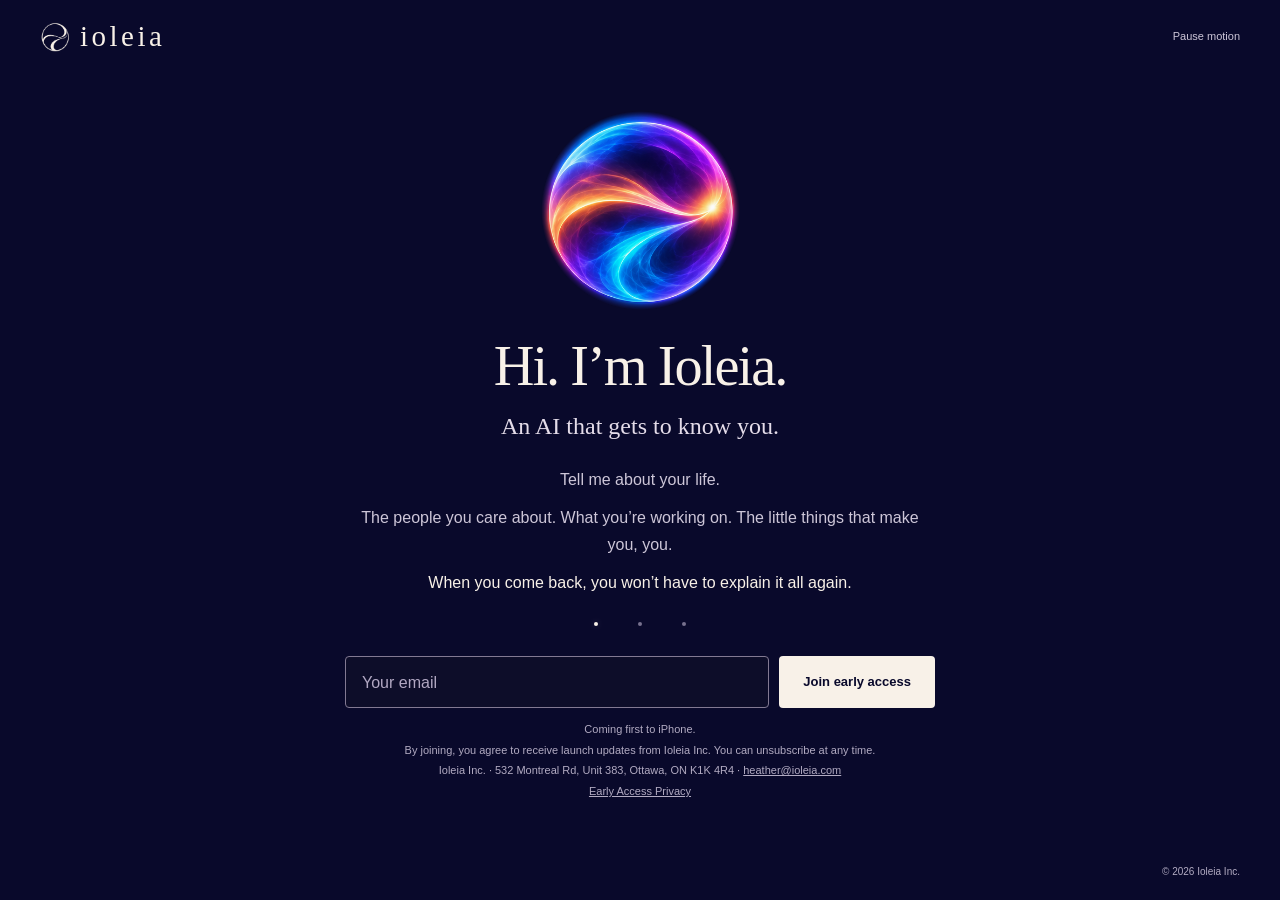
<file: index.html>
<!doctype html>
<html lang="en-CA">
<head>
  <meta charset="utf-8">
  <meta name="viewport" content="width=device-width, initial-scale=1">
  <meta name="description" content="Meet Ioleia. An AI that gets to know you. Coming first to iPhone.">
  <meta name="theme-color" content="#09092b">
  <meta http-equiv="Content-Security-Policy" content="default-src 'none'; img-src 'self' data:; style-src 'self'; script-src 'self'; connect-src https://ymcj9la56g.execute-api.ca-central-1.amazonaws.com; form-action 'none'; base-uri 'none'; object-src 'none'">
  <title>Ioleia — An AI that gets to know you</title>
  <link rel="icon" href="./assets/ioleia-a2-1-header-ivory.png" type="image/png">
  <link rel="stylesheet" href="./styles.css">
  <meta name="referrer" content="no-referrer">
  <script src="./signup-config.js" defer></script>
  <script src="./site.js" defer></script>
</head>
<body>
  <a class="skip-link" href="#main">Skip to content</a>
  <header class="site-header shell">
    <span class="brand-lockup" aria-label="Ioleia">
      <img class="brand-mark" src="./assets/ioleia-a2-1-header-ivory.png" width="30" height="30" alt="">
      <span class="wordmark">ioleia</span>
    </span>
    <button class="motion-control" id="motion-control" type="button" aria-pressed="false" hidden>Pause motion</button>
  </header>

  <main id="main" tabindex="-1">
    <div class="scene">
      <img class="orb-art" src="./assets/ioleia-luminous-orb-centered.png" width="384" height="384" alt="Ioleia luminous orb">
      <h1 class="sr-only">Meet Ioleia</h1>

      <div class="messages" id="messages" aria-live="off">
        <section class="moment" aria-labelledby="moment-one" data-dwell="16000">
          <h2 id="moment-one">Hi. I’m Ioleia.</h2>
          <p class="subhead">An AI that gets to know you.</p>
          <div class="message-copy">
            <p>Tell me about your life.</p>
            <p>The people you care about. What you’re working on. The little things that make you, you.</p>
            <p class="emphasis">When you come back, you won’t have to explain it all again.</p>
          </div>
        </section>

        <section class="moment" aria-labelledby="moment-two" data-dwell="20000">
          <h2 id="moment-two">I won’t just agree with you.</h2>
          <p class="subhead">I’ll help you think things through.</p>
          <div class="message-copy">
            <p>I’ll learn what makes you laugh — and when you want help or just want to talk.</p>
            <p class="emphasis">And sometimes, I’ll disagree.</p>
            <p>I’m an AI, not a person. I’ll be honest about that.</p>
          </div>
        </section>

        <section class="moment" aria-labelledby="moment-three" data-dwell="14000">
          <h2 id="moment-three">We haven’t met yet.</h2>
          <p class="subhead">I’m still being built.</p>
          <div class="message-copy">
            <p>If you’d like to be one of the first to try me, leave your email.</p>
            <p class="emphasis">I’ll let you know when it’s time to say hello.</p>
          </div>
        </section>
      </div>

      <div class="message-controls" role="group" aria-label="Read at your own pace" hidden>
        <button type="button" aria-label="Read message 1: Hi. I’m Ioleia." aria-controls="messages" aria-pressed="true"><span></span></button>
        <button type="button" aria-label="Read message 2: I won’t just agree with you." aria-controls="messages" aria-pressed="false"><span></span></button>
        <button type="button" aria-label="Read message 3: We haven’t met yet." aria-controls="messages" aria-pressed="false"><span></span></button>
      </div>

      <form class="signup-form" id="signup-form" aria-describedby="signup-copy" autocomplete="off">
        <div class="signup-row">
          <label class="sr-only" for="email">Email</label>
          <input id="email" type="email" autocomplete="off" inputmode="email" maxlength="254" placeholder="Your email" required disabled>
          <button class="button" id="signup-submit" type="submit" disabled>Join early access</button>
        </div>
        <div class="signup-meta" id="signup-copy">
          <span>Coming first to iPhone.</span>
          <span>By joining, you agree to receive launch updates from Ioleia Inc. You can unsubscribe at any time.</span>
          <span>Ioleia Inc. · 532 Montreal Rd, Unit 383, Ottawa, ON K1K 4R4 · <a href="mailto:heather@ioleia.com">heather@ioleia.com</a></span>
          <a href="./early-access-privacy.html">Early Access Privacy</a>
        </div>
        <p class="form-status" role="status" tabindex="-1"></p>
        <noscript><p class="noscript-note">JavaScript is needed to join the early-access list. All three messages are shown above.</p></noscript>
      </form>
    </div>
  </main>

  <footer class="site-footer shell"><span>© 2026 Ioleia Inc.</span></footer>
</body>
</html>
</file>
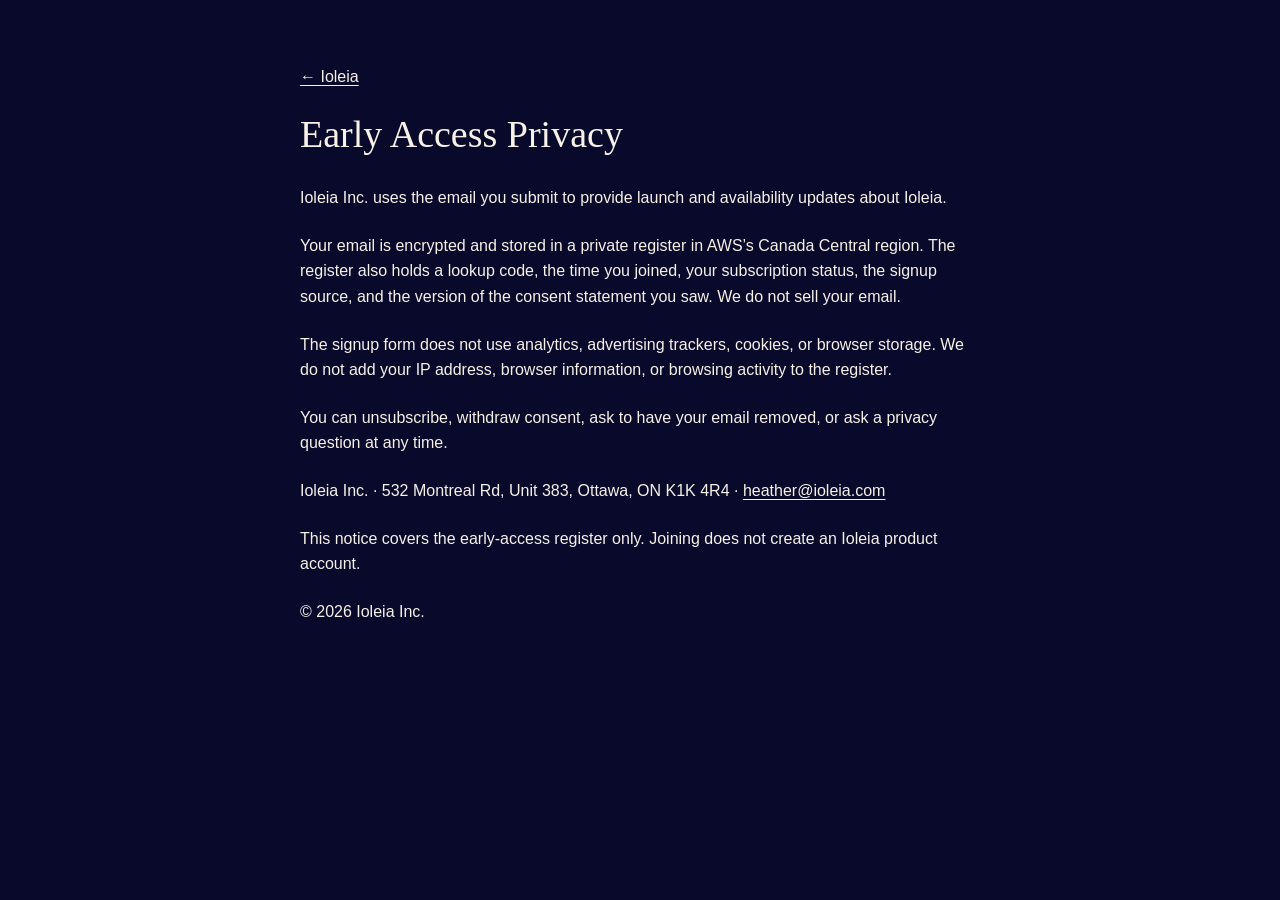
<file: early-access-privacy.html>
<!doctype html>
<html lang="en-CA">
<head>
  <meta charset="utf-8">
  <meta name="viewport" content="width=device-width, initial-scale=1">
  <meta name="referrer" content="no-referrer">
  <meta http-equiv="Content-Security-Policy" content="default-src 'none'; img-src 'self'; style-src 'self'; connect-src 'none'; form-action 'none'; base-uri 'none'; object-src 'none'">
  <title>Early Access Privacy — Ioleia Inc.</title>
  <link rel="icon" href="./assets/ioleia-a2-1-header-ivory.png" type="image/png">
  <link rel="stylesheet" href="./styles.css">
</head>
<body>
  <main class="privacy-main">
    <p><a href="./">← Ioleia</a></p>
    <h1>Early Access Privacy</h1>
    <p>Ioleia Inc. uses the email you submit to provide launch and availability updates about Ioleia.</p>
    <p>Your email is encrypted and stored in a private register in AWS’s Canada Central region. The register also holds a lookup code, the time you joined, your subscription status, the signup source, and the version of the consent statement you saw. We do not sell your email.</p>
    <p>The signup form does not use analytics, advertising trackers, cookies, or browser storage. We do not add your IP address, browser information, or browsing activity to the register.</p>
    <p>You can unsubscribe, withdraw consent, ask to have your email removed, or ask a privacy question at any time.</p>
    <p>Ioleia Inc. · 532 Montreal Rd, Unit 383, Ottawa, ON K1K 4R4 · <a href="mailto:heather@ioleia.com">heather@ioleia.com</a></p>
    <p>This notice covers the early-access register only. Joining does not create an Ioleia product account.</p>
    <p>© 2026 Ioleia Inc.</p>
  </main>
</body>
</html>
</file>
<file: styles.css>
:root{color-scheme:dark;--bg:#09092b;--ivory:#f8f1e8;--muted:#cdc6d8;--soft:#b2abc2;--cyan:#64dfff}
*{box-sizing:border-box}
html{background:var(--bg)}
body{margin:0;min-height:100svh;display:flex;flex-direction:column;isolation:isolate;background:var(--bg);color:var(--ivory);font:16px/1.6 -apple-system,BlinkMacSystemFont,"Segoe UI",sans-serif;-webkit-font-smoothing:antialiased}
a{color:inherit}button,input{font:inherit}button{cursor:pointer}button:disabled{cursor:default;opacity:.6}[hidden]{display:none!important}
button,input,a{-webkit-tap-highlight-color:transparent}
a:focus-visible,button:focus-visible,input:focus-visible,[tabindex="-1"]:focus-visible{outline:2px solid var(--cyan);outline-offset:5px}
.shell{width:min(calc(100% - 80px),1280px);margin-inline:auto}
.sr-only{position:absolute;width:1px;height:1px;padding:0;margin:-1px;overflow:hidden;clip:rect(0,0,0,0);white-space:nowrap;border:0}
.skip-link{position:absolute;top:10px;left:16px;z-index:10;padding:10px 16px;background:var(--ivory);color:var(--bg);transform:translateY(-180%)}.skip-link:focus{transform:none}

.site-header{min-height:74px;display:grid;grid-template-columns:1fr auto 1fr;align-items:center;gap:16px}
.brand-lockup{display:inline-flex;align-items:center;gap:10px;justify-self:start}
.brand-mark{display:block;width:30px;height:30px}
.wordmark{font:400 29px/1.1 Georgia,"Times New Roman",serif;letter-spacing:.12em}
.preview-notice{color:var(--soft);font-size:10px;letter-spacing:.04em;text-align:center}
.motion-control{grid-column:3;justify-self:end;min-height:44px;padding:8px 0 8px 12px;border:0;background:none;color:var(--muted);font-size:11px}

main{flex:1;display:grid;place-items:center;padding:12px 24px 24px;outline:none}
.scene{width:min(100%,760px);display:flex;flex-direction:column;align-items:center;text-align:center}

/* The centre is the approved luminous orb artwork itself, not the A2.1 header mark. */
.orb-art{
  display:block;
  width:clamp(170px,23vh,218px);
  height:auto;
  aspect-ratio:1;
  flex:none;
  margin-bottom:22px;
  object-fit:contain;
  /* Square source crop; preserve original pixels and fade only the surrounding glow. */
  -webkit-mask-image:radial-gradient(circle closest-side at center,#000 0 90%,transparent 96%);
  mask-image:radial-gradient(circle closest-side at center,#000 0 90%,transparent 96%);
}

h1,h2,p{margin:0}
h2{font:400 clamp(38px,4.4vw,60px)/1.08 Georgia,"Times New Roman",serif;letter-spacing:-.035em;text-wrap:balance}
.subhead{margin-top:13px;color:#e4dce9;font:400 24px/1.4 Georgia,"Times New Roman",serif;text-wrap:balance}
.message-copy{max-width:620px;margin:23px auto 0;display:grid;gap:12px;color:var(--muted);font-size:16px;line-height:1.65;text-wrap:pretty}
.emphasis{color:var(--ivory)}
.messages{width:100%}.moment+.moment{margin-top:52px}
.enhanced .messages{display:grid}
.enhanced .moment{grid-area:1/1;align-self:start;opacity:0;pointer-events:none;margin:0}
.enhanced .moment.is-current{opacity:1;pointer-events:auto}
.message-controls{display:flex;justify-content:center;margin:6px 0 10px;gap:0}
.message-controls button{display:grid;place-items:center;width:44px;height:44px;border:0;background:transparent;padding:0}
.message-controls span{width:4px;height:4px;border-radius:50%;background:#77718e}
.message-controls [aria-pressed="true"] span{background:var(--ivory);box-shadow:0 0 7px #f8f1e83b}
.signup-form{width:min(100%,590px)}
body:not(.enhanced) .signup-form{margin-top:32px}
.signup-row{display:grid;grid-template-columns:minmax(0,1fr) auto;gap:10px}
.signup-row input{min-width:0;min-height:52px;padding:12px 16px;border:1px solid #827992;border-radius:4px;background:#0d0d29ed;color:var(--ivory);font-size:16px}
.signup-row input::placeholder{color:#b2a8c3}
.button{min-height:52px;border:1px solid transparent;border-radius:4px;padding:12px 23px;background:var(--ivory);color:var(--bg);font-size:13px;font-weight:600}
.button:hover{background:#e5d9eb}
.signup-meta{margin-top:13px;display:grid;gap:3px;color:var(--soft);font-size:11px;line-height:1.6;text-wrap:balance}
.preview-copy{margin-top:8px;color:var(--soft);font-size:10px}
.form-status:not(:empty){margin:12px auto 0;max-width:520px;padding:10px 14px;border-left:2px solid #ad90df;background:#201b3a;color:var(--ivory);font-size:12px}
.noscript-note{margin-top:12px;font-size:12px;color:var(--soft)}
.site-footer{display:flex;justify-content:flex-end;gap:16px;padding:18px 0 20px;color:var(--soft);font-size:10px}

@media(max-width:800px){.shell{width:calc(100% - 48px)}h2{font-size:46px}.orb-art{width:178px}}
@media(max-width:560px){
 .shell{width:calc(100% - 36px)}
 .site-header{min-height:80px;grid-template-columns:1fr 1fr;gap:0 12px;padding-top:9px;padding-bottom:6px}
 .brand-lockup{gap:8px}
 .brand-mark{width:26px;height:26px}
 .wordmark{font-size:25px}
 .preview-notice{grid-row:2;grid-column:1/-1;font-size:9px}
 .motion-control{grid-column:2;grid-row:1;font-size:10px}
 main{padding:12px 20px 14px}
 .orb-art{width:146px;margin-bottom:17px}
 h2{font-size:38px}.subhead{font-size:21px;margin-top:10px}
 .message-copy{font-size:14px;line-height:1.6;gap:10px;margin-top:19px}
 .message-controls{margin:0 0 6px}
 .signup-row{grid-template-columns:minmax(0,1fr);gap:8px}
 .signup-row input,.button{width:100%;min-height:48px;padding-block:10px}
 .signup-meta{font-size:10px;margin-top:10px}
 .preview-copy{font-size:9px;margin-top:6px}
 .site-footer{font-size:9px;padding:14px 0 16px;gap:8px}
}
@media(max-width:350px){
 main{padding-inline:16px}.shell{width:calc(100% - 32px)}
 .brand-mark{width:24px;height:24px}
 .orb-art{width:122px;margin-bottom:12px}
 h2{font-size:33px}.subhead{font-size:19px}
 .message-copy{font-size:13px;line-height:1.6;margin-top:16px;gap:9px}
 .site-footer{font-size:8px}
}
@media(min-width:561px) and (max-height:780px){
 .site-header{min-height:60px}
 main{padding-block:4px 12px}
 .orb-art{width:150px;margin-bottom:12px}
 h2{font-size:48px}
 .message-copy{margin-top:18px;gap:10px}
 .site-footer{padding-block:10px}
}
@media(prefers-reduced-motion:reduce){
 *,*:before,*:after{animation:none!important;transition:none!important}
 .motion-control{display:none}
}
@media(forced-colors:active){
 .orb-art{display:none}
 .signup-row input,.button{border:1px solid ButtonText}
 .message-controls span{background:GrayText}
 .message-controls [aria-pressed="true"] span{background:CanvasText}
}

.privacy-main{display:block;width:min(calc(100% - 40px),680px);margin:auto;padding:64px 0}.privacy-main h1{font:400 38px/1.2 Georgia,serif;margin-bottom:28px}.privacy-main p{margin:0 0 22px}.privacy-main a{text-underline-offset:3px}
</file>
